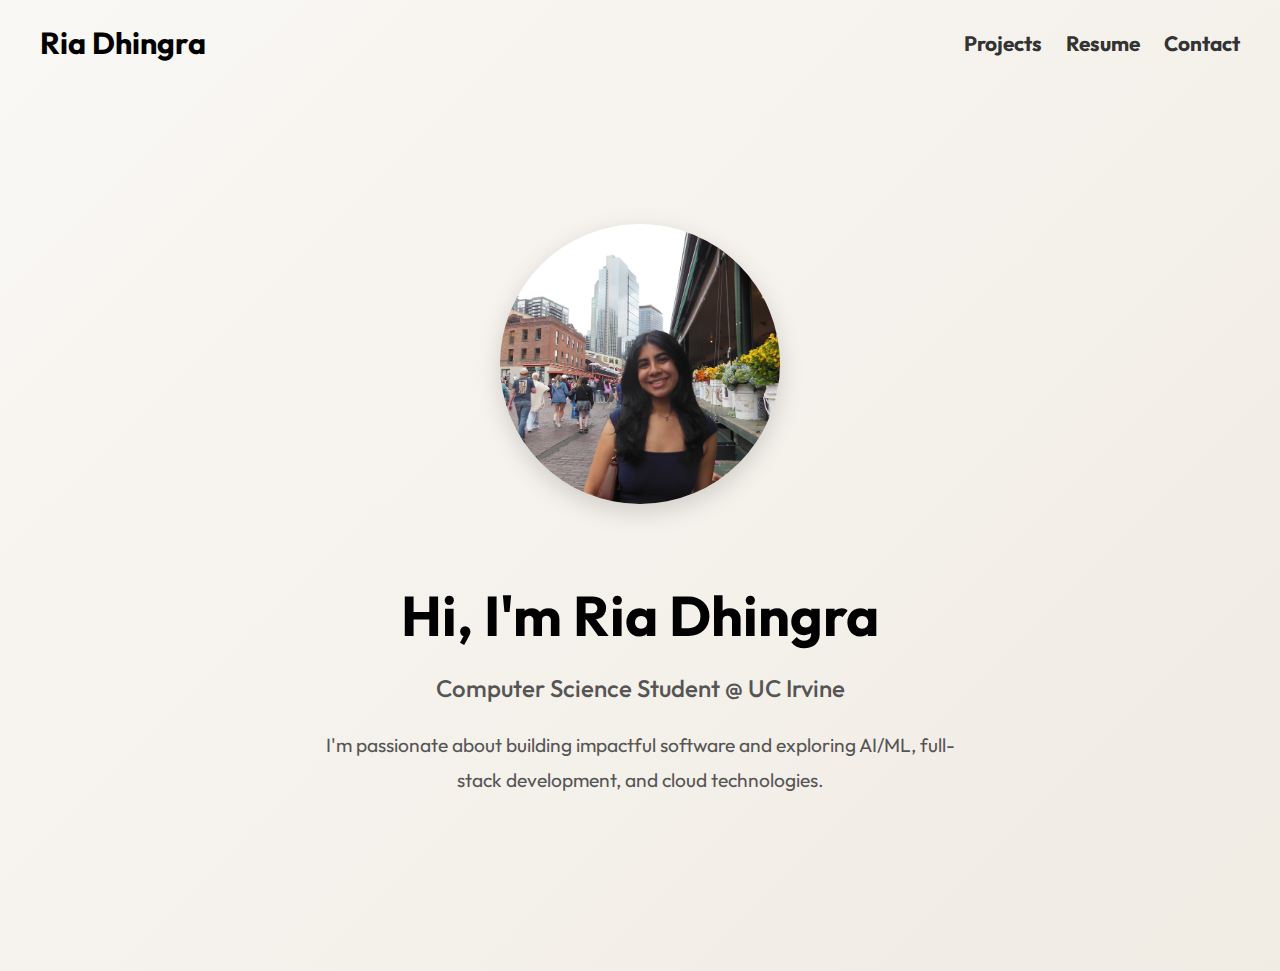
<file: index.html>
<!doctype html>
<html lang="en">

<!--
WRITTEN BY: Ria Dhingra
EMAIL: dhingrr1@uci.edu
-->

<head>
  <meta charset="utf-8">
  <meta name="author" content="Ria Dhingra">
  <meta name="description" content="This is my home page.">
   <!-- you would link to an external stylesheet here! -->
    <link rel="stylesheet" href="style.css">
   <!-- you would also link to Bootstrap here! -->

  <link href="https://fonts.googleapis.com/css2?family=Outfit:wght@300;400;500;600&display=swap" rel="stylesheet">
<title>Ria's Portoflio Home Page</title>
</head>
<body>
  <nav class="navbar">
      <a href="index.html" class="nav-name">Ria Dhingra</a>

    <div class="nav-links">
      <a href="projects.html" class="nav-name">Projects</a>
      <a href="resume.html" class="nav-name">Resume</a>
      <a href="contact.html" class="nav-name">Contact</a>
    </div>
  </nav>

  <main class="home-container">
    <section class="profile-section">
      <img src="self.JPG" alt="Portrait of Ria" class="profile-pic">
      <div class="profile-text">
        <h1 class="profile-title">Hi, I'm Ria Dhingra</h1>
        <p class="profile-subtitle">Computer Science Student @ UC Irvine</p>
        <p class="profile-description">I'm passionate about building impactful software and exploring AI/ML, full-stack development, and cloud technologies.</p>
      </div>
    </section>
  </main>

  
  
</body>
</html>
</file>
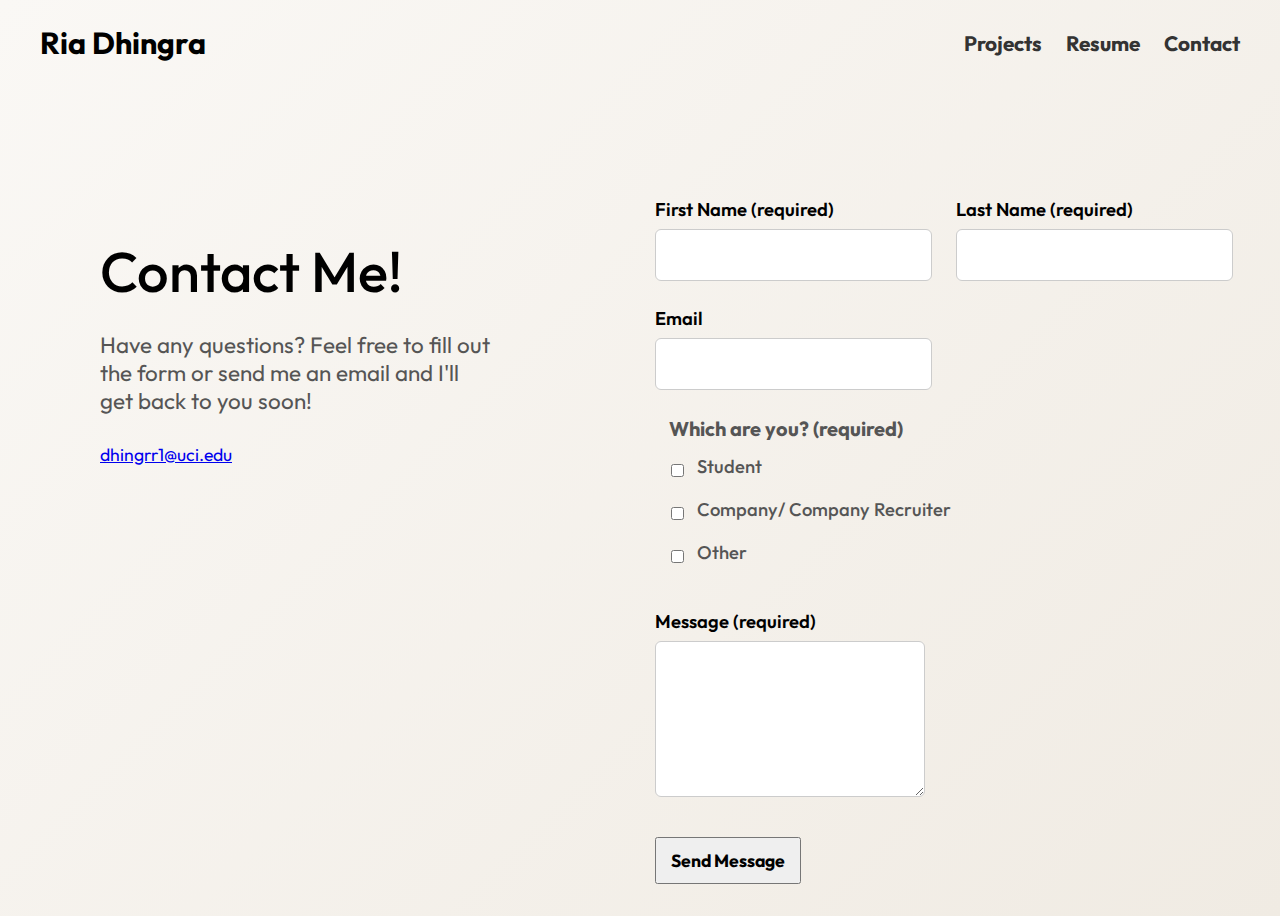
<file: contact.html>
<!doctype html>
<html lang="en">

<!--
WRITTEN BY: Ria Dhingra
EMAIL: dhingrr1@uci.edu
-->

<head>
  <meta charset="utf-8">
  <meta name="author" content="Ria Dhingra">
  <meta name="description" content="This is my contact page.">
   <!-- you would link to an external stylesheet here! -->
    <link rel="stylesheet" href="style.css">
   <!-- you would also link to Bootstrap here! -->

  <link href="https://fonts.googleapis.com/css2?family=Outfit:wght@300;400;500;600&display=swap" rel="stylesheet">
  <title>Contact Ria</title>
</head>
<body>
    <nav class="navbar">


      <a href="index.html" class="nav-name">Ria Dhingra</a>

    <div class="nav-links">
      <a href="projects.html" class="nav-name">Projects</a>
      <a href="resume.html" class="nav-name">Resume</a>
      <a href="contact.html" class="nav-name">Contact</a>
    </div>
  </nav>

  <main class="contact-page">
    <section class="contact-layout">
      <div class="contact-left">
        <h1 class="contact-title">Contact Me!</h1>
        <p class="contact-message">
          Have any questions? Feel free to fill out the form or send me an email and I'll get back to you soon!
        </p>

        <a class="contact-email" href="mailto:dhingrr1@uci.edu">
          dhingrr1@uci.edu
        </a>
      </div>

      <div class="contact-right">
        <form class="contact-form">

          <div class="form-row">
            <div class="form-group">
              <label for="first-name">First Name (required)</label>
              <input id="first-name" type="text" required>
            </div>

            <div class="form-group">
              <label for="last-name">Last Name (required)</label>
              <input id="last-name" type="text" required>
            </div>
          </div>

          <div class="form-group">
            <label for="email">Email</label>
            <input id="email" type="email" required>
          </div>

          <div class="form-group">
            <fieldset class="checkbox-group">
              <legend>Which are you? (required)</legend>
              <div class="checkbox-item">
                <input type="checkbox" id="student" name="role" value="student">
                <label for="student">Student</label>
              </div>

              <div class="checkbox-item">
                <input type="checkbox" id="recruiter" name="role" value="recruiter">
                <label for="recruiter">Company/ Company Recruiter</label>
              </div>

              <div class="checkbox-item">
                <input type="checkbox" id="other" name="role" value="other">
                <label for="other">Other</label>
              </div>

            </fieldset> 
        </div>

          <div class="form-group">
            <label for="message">Message (required)</label>
            <textarea id="message" rows="6" required></textarea>
          </div>

          <button class="contact-button" type="submit">Send Message</button>
        </form>
      </div>

    </section>
  </main>
  

  
</body>
</html>
</file>
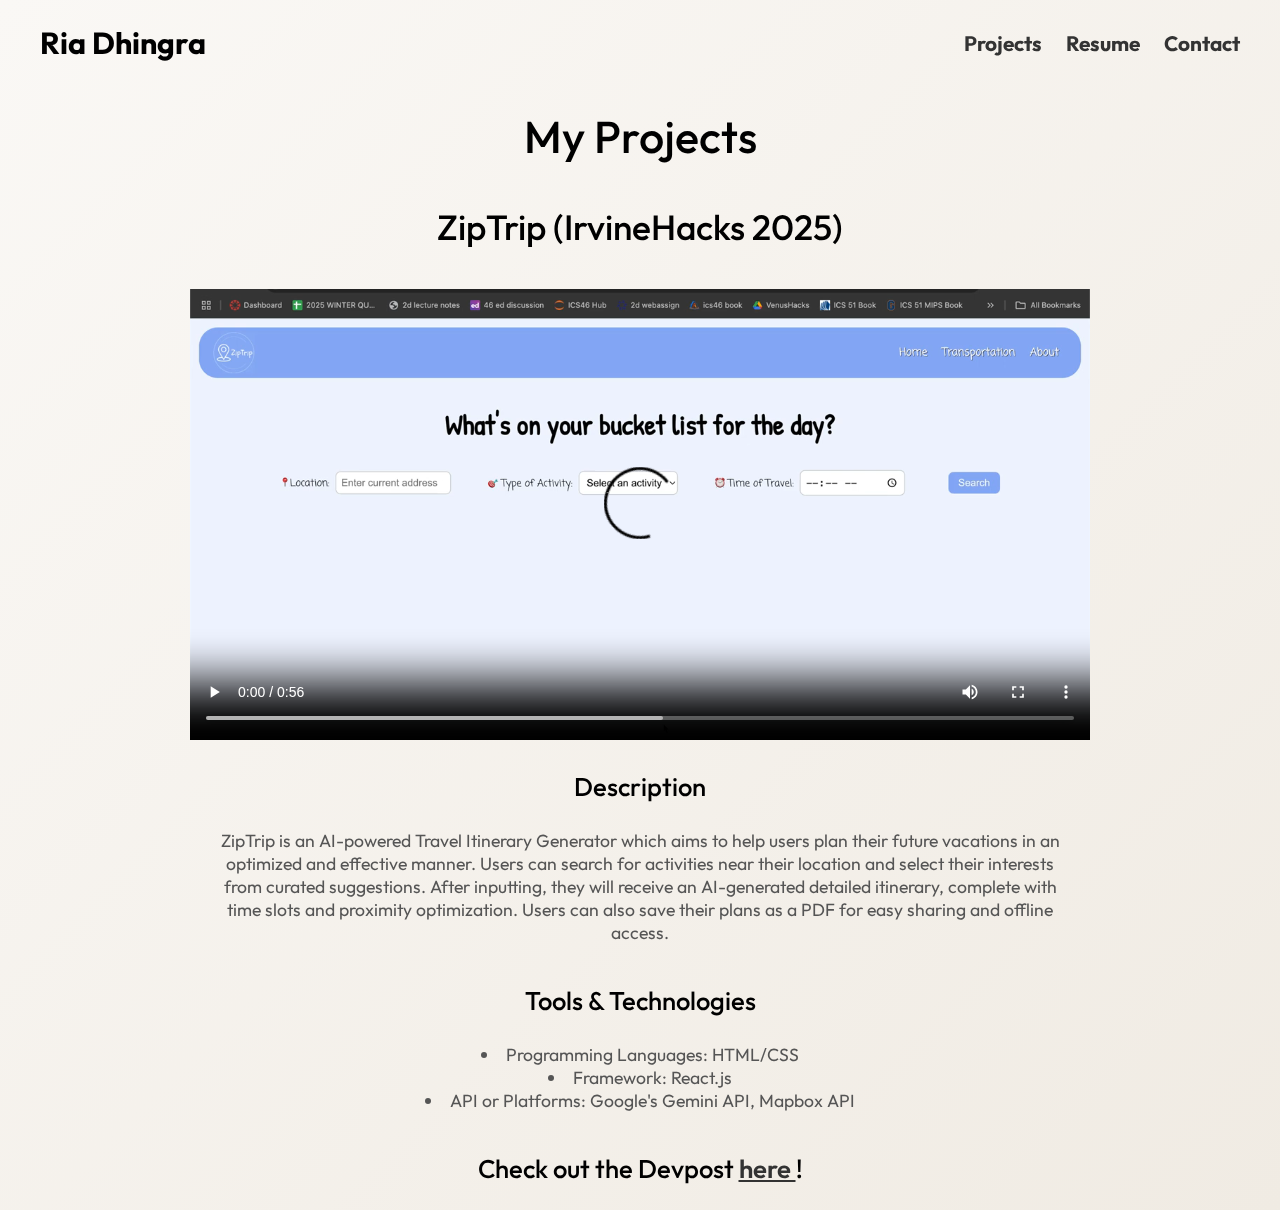
<file: projects.html>
<!doctype html>
<html lang="en">

<!--
WRITTEN BY: Ria Dhingra
EMAIL: dhingrr1@uci.edu
-->

<head>
  <meta charset="utf-8">
  <meta name="author" content="Ria Dhingra">
  <meta name="description" content="These are my projects.">
   <!-- you would link to an external stylesheet here! -->
    <link rel="stylesheet" href="style.css">
   <!-- you would also link to Bootstrap here! -->

  <link href="https://fonts.googleapis.com/css2?family=Outfit:wght@300;400;500;600&display=swap" rel="stylesheet">
  <title>Ria's Projects</title>
</head>
<body>
    <nav class="navbar">
      <a href="index.html" class="nav-name">Ria Dhingra</a>

    <div class="nav-links">
      <a href="projects.html" class="nav-name">Projects</a>
      <a href="resume.html" class="nav-name">Resume</a>
      <a href="contact.html" class="nav-name">Contact</a>
    </div>
  </nav>

  <main class="projects-page">
    <h1 class="projects-title">My Projects</h1>

    <section class="project">
      <h2 class="project-title">ZipTrip (IrvineHacks 2025)</h2>

      <video controls class="project-video" aria-label="Demo video of ZipTrip travel itinerary generator">
        <source src="ZipTripDemoVideo.mp4" type="video/mp4">
        Your browser does not support the video tag.
      </video>

      <h3 class="project-description-title">Description</h3>

      <p class="project-description">
        ZipTrip is an AI-powered Travel Itinerary Generator which aims to help users plan their future vacations in an optimized and effective manner. Users can search for activities near their location and select their interests from curated suggestions. After inputting, they will receive an AI-generated detailed itinerary, complete with time slots and proximity optimization. Users can also save their plans as a PDF for easy sharing and offline access.
      </p>

      <h3 class="tools-title">Tools & Technologies</h3>
      <ul class="tools-list">
        <li>Programming Languages: HTML/CSS</li>
        <li>Framework: React.js</li>
        <li>API or Platforms: Google's Gemini API, Mapbox API</li>
      </ul>
    </section>

    <p class="project-link">
      Check out the Devpost
      <a href="https://devpost.com/software/ziptrip" target="_blank" rel="noopener noreferrer">
        here
      </a>!
    </p>
  </main>
  
  
</body>
</html>
</file>
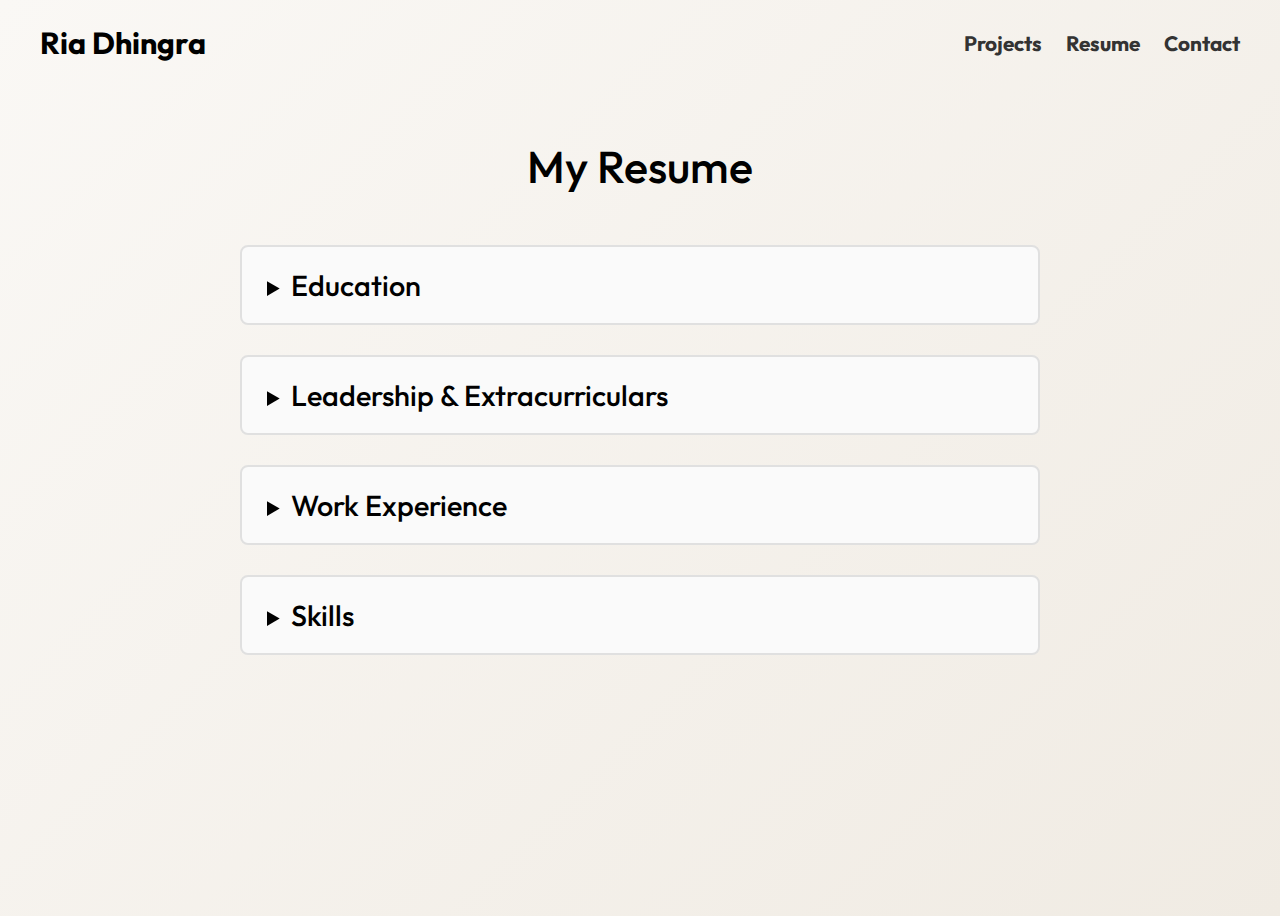
<file: resume.html>
<!doctype html>
<html lang="en">

<!--
WRITTEN BY: Ria Dhingra
EMAIL: dhingrr1@uci.edu
-->

<head>
  <meta charset="utf-8">
  <meta name="author" content="Ria Dhingra">
  <meta name="description" content="This is my resume.">
   <!-- you would link to an external stylesheet here! -->
    <link rel="stylesheet" href="style.css">
   <!-- you would also link to Bootstrap here! -->

  <link href="https://fonts.googleapis.com/css2?family=Outfit:wght@300;400;500;600&display=swap" rel="stylesheet">

  <title>Ria's Resume</title>
</head>
<body>
    <nav class="navbar">
      <a href="index.html" class="nav-name">Ria Dhingra</a>

    <div class="nav-links">
      <a href="projects.html" class="nav-name">Projects</a>
      <a href="resume.html" class="nav-name">Resume</a>
      <a href="contact.html" class="nav-name">Contact</a>
    </div>
  </nav>

  <main class="resume-page">
    <h1 class="resume-title">My Resume</h1>

    <details class="resume-section">
      <summary class="resume-summary">Education</summary>
      <p class="resume-text">
        <strong>University: </strong>University of California, Irvine<br>
        <strong>Degree: </strong>Bachelors of Science in Computer Science with a specialization in Intelligent Systems<br>
        <strong>Expected Graduation:</strong> June 2027
      </p>
    </details>

    <details class="resume-section">
      <summary class="resume-summary">Leadership & Extracurriculars</summary>
      <ul class="resume-list">
        <li>
          <strong>UX Designer</strong> - Design @ UCI<br>
          Working in a team of 6 to design a product from start to finish, including prototyping and user research.
        </li>
        <li>
          <strong>Corporate Organizer</strong> - Venus Hacks @ UCI<br>
          Secured 20+ sponsorships for Venus Hacks 2025.<br>
          Recruited a team of 15 strong mentors to mentor hackers during the hackathon.
        </li>
        <li>
          <strong>Corporate Committee Member</strong> - UCI Information & Computer Sciences Student Council<br>
          Securing sponsorships and partnerships to host events for UCI's ICS students.
        </li>
      </ul>
    </details>

    <details class="resume-section">
      <summary class="resume-summary">Work Experience</summary>
      <ul class="resume-list">
        <li>
          <strong>Incoming Software Engineer Intern</strong> - Microsoft<br>
          Incoming Software Engineer Intern on the Commerce & Ecosystems Team.
        </li>
        <li>
          <strong>Software Engineer Intern</strong> - Quivly AI<br>
          Built an ML pipeline in Python and TensorFlow to process 100K+ customer usage records for churn prediction
and expansion insights.<br>
           Developed a rules engine to forecast customer usage trends.
        </li>
        <li>
          <strong>Lead AI/ML, Web Development, & Robotics Instructor</strong> - iCode<br>
          Led project-based learning for 30+ students, mentoring development of 50+ web applications using Python
and JavaScript.
        </li>
      </ul>
    </details>

    <details class="resume-section">
      <summary class="resume-summary">Skills</summary>
      <p class="resume-text">
        <strong>Languages:</strong> Java, Python, JavaScript, TypeScript, SQL, C/C++, HTML, CSS<br>
        <strong>Web Development:</strong> React.js, Spring Boot, PostgreSQL, Node.js, REST APIs, Git, GitHub<br>
        <strong>Tools & Platforms:</strong> Google Cloud, Linux, Playwright, Streamlit, CI/CD, IDE
      </p>
    </details>
  </main>
  

  
</body>
</html>
</file>
<file: style.css>
body {
    background: linear-gradient(135deg, #faf8f5 0%, #f0ebe3 100%);
    min-height: 100vh;
    font-family: 'Outfit', -apple-system, BlinkMacSystemFont, 'Segoe UI', sans-serif;
}

h1, h2, h3, .profile-title .resume-title, .resume-summary {
    font-weight: 500;
}

/*navigation bar styling*/
.navbar {
    display: flex;
    flex-direction: row;
    justify-content: space-between;
    align-items: center;
    padding: 16px 32px;
}

.nav-name {
    font-size: 1.9rem;
    font-weight: bold;
    text-decoration: none;
    color: #000;
    
}

.nav-links {
    display: flex;
    gap: 24px;
}

.nav-links a {
    font-size: 1.3rem;
    text-decoration: none;
    color: #333;
}

.nav-links a:hover,
.nav-name:hover {
    text-decoration: underline;
}

/*home page styling*/
.profile-pic {
    width: 280px;
    height: 280px;
    object-fit: cover;
    border-radius: 50%;
    box-shadow: 0 8px 24px rgba(0,0,0,0.15);
    margin-bottom: 40px;
}

.home-container {
    max-width: 1000px;
    margin: 0 auto;
    padding: 0 20px;
}

.profile-section {
    min-height: 85vh;
    display: flex;
    flex-direction: column;
    align-items: center;
    justify-content: center;
    text-align: center;
    padding: 60px 20px;
}

.profile-text {
    max-width: 650px;
}

.profile-title {
    font-size: 3.5rem;
    font-weight: 700;
    margin-bottom: 20px;
    line-height: 1.2;
}

.profile-subtitle {
    font-size: 1.5rem;
    color: #555;
    margin-bottom: 25px;
    font-weight: 500;
}

.profile-description {
    font-size: 1.2rem;
    line-height: 1.8;
    color: #555;
}


/*resume page styling*/
.resume-page {
    max-width: 800px;
    margin: 60px auto;
    padding: 0 30px;
}

.resume-title {
    text-align: center;
    font-size: 2.8rem;
    margin-bottom: 50px;
    font-weight: 500;
}

.resume-section {
    margin-bottom: 30px;
    border: 2px solid #e0e0e0;
    border-radius: 8px;
    padding: 20px 25px;
    background-color: #fafafa;
    transition: all 0.2s ease;
}

.resume-section:hover {
    border-color: #333;
    box-shadow: 0 2px 8px rgba(0,0,0,0.1);
}

.resume-section[open] {
    background-color: #fff;
    border-color: #333;
}

.resume-summary {
    font-size: 1.8rem;
    font-weight: 500;
    cursor: pointer;
    margin-bottom: 0;
    user-select: none;
}

.resume-summary::marker {
    font-size: 1.4rem;
}

.resume-text {
    font-size: 1.1rem;
    line-height: 1.8;
    margin-top: 20px;
    padding-left: 10px;
    color: #555;
}

.resume-text strong {
    color: #333;
    font-weight: 600;
}

.resume-list {
    font-size: 1.1rem;
    line-height: 1.8;
    margin-top: 20px;
    padding-left: 35px;
    list-style-type: disc;
    color: #555;
}

.resume-list li {
    margin-bottom: 18px;
}

.resume-list li:last-child {
    margin-bottom: 0;
}

.resume-list strong {
    color: #333;
    font-weight: 600;
}


/*project page styling*/
.projects-page .project-title {
    text-align: center;
    font-size: 2.2rem;
    margin-top: 40px;
    margin-bottom: 40px;
}

.projects-page .project {
    max-width: 900px;
    margin: 0 auto;
    text-align: center;
}

.projects-page .projects-title {
    font-size: 2.8rem;
    text-align: center;
    margin-bottom: 20px;
}

.projects-page .project-video {
    display: block;
    margin: 0 auto 30px auto;
    max-width: 100%;
}

.projects-page .tools-title {
    font-size: 1.6rem;
    margin-top: 30px;
}

.projects-page .tools-list {
    list-style-position: inside;
    font-size: 1.1rem;
    padding: 0;
    color: #555;
    text-align: center;
    margin-bottom: 40px;
}

.projects-page .project-description-title {
    font-size: 1.6rem;
    margin-top: 20px;
}

.projects-page .project-description {
    font-size: 1.1rem;
    color: #555;
    text-align: center;
    max-width: 850px;
    margin: 0 auto 40px;
}

.projects-page .projects-title {
    text-align: center;
    font-size: 2.8rem;
}

.projects-page .project-link {
    font-size: 1.6rem;
    font-weight: 500;
    margin-top: 20px;
    text-align: center;
    font-family: 'Outfit', -apple-system, BlinkMacSystemFont, 'Segoe UI', sans-serif;
}

.projects-page .project-link a {
    font-weight: 600;
    text-decoration: underline;
    color: #333;
}

/*contact page styling*/
.contact-page {
    max-width: 1200px;
    margin: 80px auto 80px;
    padding: 0 32px;
}

.contact-layout {
    display: flex;
    align-items: flex-start;
    padding-top: 40px;
    gap: 100px;
}

.contact-left {
    flex: 1;
    max-width: 450px;
}

.contact-title {
    font-size: 3.5rem;
    margin-bottom: 24px;
    padding-left: 60px;
}

.contact-message {
    font-size: 1.4rem;
    margin-bottom: 20px;
    padding-left: 60px;
    color: #555;
}

.contact-email {
    display: inline-block;
    margin-top: 8px;
    font-size: 1.1rem;
    text-decoration: underline;
    padding-left: 60px;
}

.contact-right {
    flex: 1;
    display: flex;
    justify-content: center;
}

.contact-form {
    width: 100%;
    max-width: 520px;
}

.form-row {
    display: flex;
    gap: 24px;
}

.form-group {
    margin-bottom: 26px;
    flex: 1;
}

label {
    display: block;
    font-size: 1.15rem;
    margin-bottom: 8px;
    font-weight: 600;
}

input,
textarea {
    padding: 14px 16px;
    font-size: 1.15rem;
    border-radius: 6px;
    border: 1px solid #ccc;
}

.checkbox-group {
    border: none;
    padding: 0;
    margin: 12px;
    color: #555;
}

.checkbox-group legend {
    font-size: 1.25rem;
    font-weight: 700;
    margin-bottom: 14px;
}

.checkbox-item {
    display: flex;
    align-items: center;
    gap: 10px;
    margin-bottom: 12px;
}

.checkbox-item label {
    font-size: 1.15rem;
    font-weight: 500;
}

.contact-button {
    margin-top: 10px;
    padding: 10px 14px;
    font-size: 1.1rem;
    cursor: pointer;
    font-family: 'Outfit', -apple-system, BlinkMacSystemFont, 'Segoe UI', sans-serif;
    font-weight: bold;
}

/*Adding Responsive Styles*/

/*tablet/ iPad*/

@media (max-width: 768px) {
    /*nav bar*/
    .navbar {
        flex-direction: column;
        gap: 16px;
        padding: 20px 24px;
    }

    .nav-name{
        font-size: 1.6rem;
    }

    .nav-links {
        gap: 16px;
    }

    .nav-links a {
        font-size: 1.1rem;
    }

    /*home page*/
    .profile-section {
        min-height: auto;
        padding: 40px 20px;
    }

    .profile-title {
        font-size: 2.8rem;
    }

    .profile-subtitle {
        font-size: 1.3rem;
    }

    .profile-description {
        font-size: 1.1rem;
    }

    .profile-pic {
        width: 220px;
        height: 220px;
    }

    /*resume page*/ 
    .resume-page {
        padding: 0 20px;
        margin: 40px auto;
    }

    .resume-title {
        font-size: 2.3rem;
        margin-bottom: 35px;
    }

    .resume-summary {
        font-size: 1.5rem;
    }

    .resume-text,
    .resume-list {
        font-size: 1rem;
    }

    /*projects page*/
    .projects-page .projects-title {
        font-size: 2.3rem;
    }

    .projects-page .project-title {
        font-size: 1.8rem;
    }

    .projects-page .project-description-title,
    .projects-page .tools-title,
    .projects-page .project-link {
        font-size: 1.4rem;
    }
    
    .projects-page, .project-description,
    .projects-page, .tools-list {
        font-size: 1rem;
    }

    .projects-page .project {
        padding: 0 20px;
    }

    /*contact page*/
    .contact-page {
        margin: 60px auto 40px;
        padding: 0 20px;
    }

    .contact-layout {
        flex-direction: column;
        gap: 40px;
        padding-top: 40px;
    }

    .contact-title {
        font-size: 2.5rem;
        padding-left: 0;
        text-align: center;
    }

    .contact-message {
        font-size: 1.2rem;
        padding-left: 0;
        text-align: center;
    }

    .contact-email {
        padding-left: 0;
        display: block;
        text-align: center;
    }

    .contact-form {
        max-width: 100%;
    }

    .form-row {
        flex-direction: column;
        gap: 0;
    }

}


/*mobile device*/

@media (max-width: 480px) {
    /*nav bar*/
    .nav-name{
        font-size: 1.4rem;
    }

    .nav-links {
        flex-direction: column;
        gap: 12px;
        text-align: center;
        width: 100%;
    }

    /*home page*/
    .profile-title {
        font-size: 2.2rem;
    }

    .profile-subtitle {
        font-size: 1.2rem;
    }

    .profile-description {
        font-size: 1rem;
    }

    .profile-pic {
        width: 180px;
        height: 180px;
    }

    /*resume page*/ 
    .resume-page {
        padding: 0 20px;
        margin: 40px auto;
    }

    .resume-title {
        font-size: 2rem;
    }

    .resume-summary {
        font-size: 1.3rem;
    }

    .resume-section {
        padding: 15px 20px;
    }

    /*projects page*/
    .projects-page .projects-title {
        font-size: 2rem;
    }

    .projects-page .project-title {
        font-size: 1.5rem;
    }

    .projects-page .project-description-title,
    .projects-page .tools-title {
        font-size: 1.3rem;
    }
    
    .projects-page, .project-link {
        font-size: 1.3rem;
    }

    /*contact page*/
    .contact-title {
        font-size: 2rem;
    }

    .contact-message {
        font-size: 1.1rem;
    }

    input,
    textarea {
        font-size: 1rem;
        padding: 12px 14px;
    }

    label {
        font-size: 1rem;
    }

    .form-group > label {
        font-size: 1.1rem;
    }

    .checkbox-group label {
        font-size: 1rem;
    }

}
</file>
